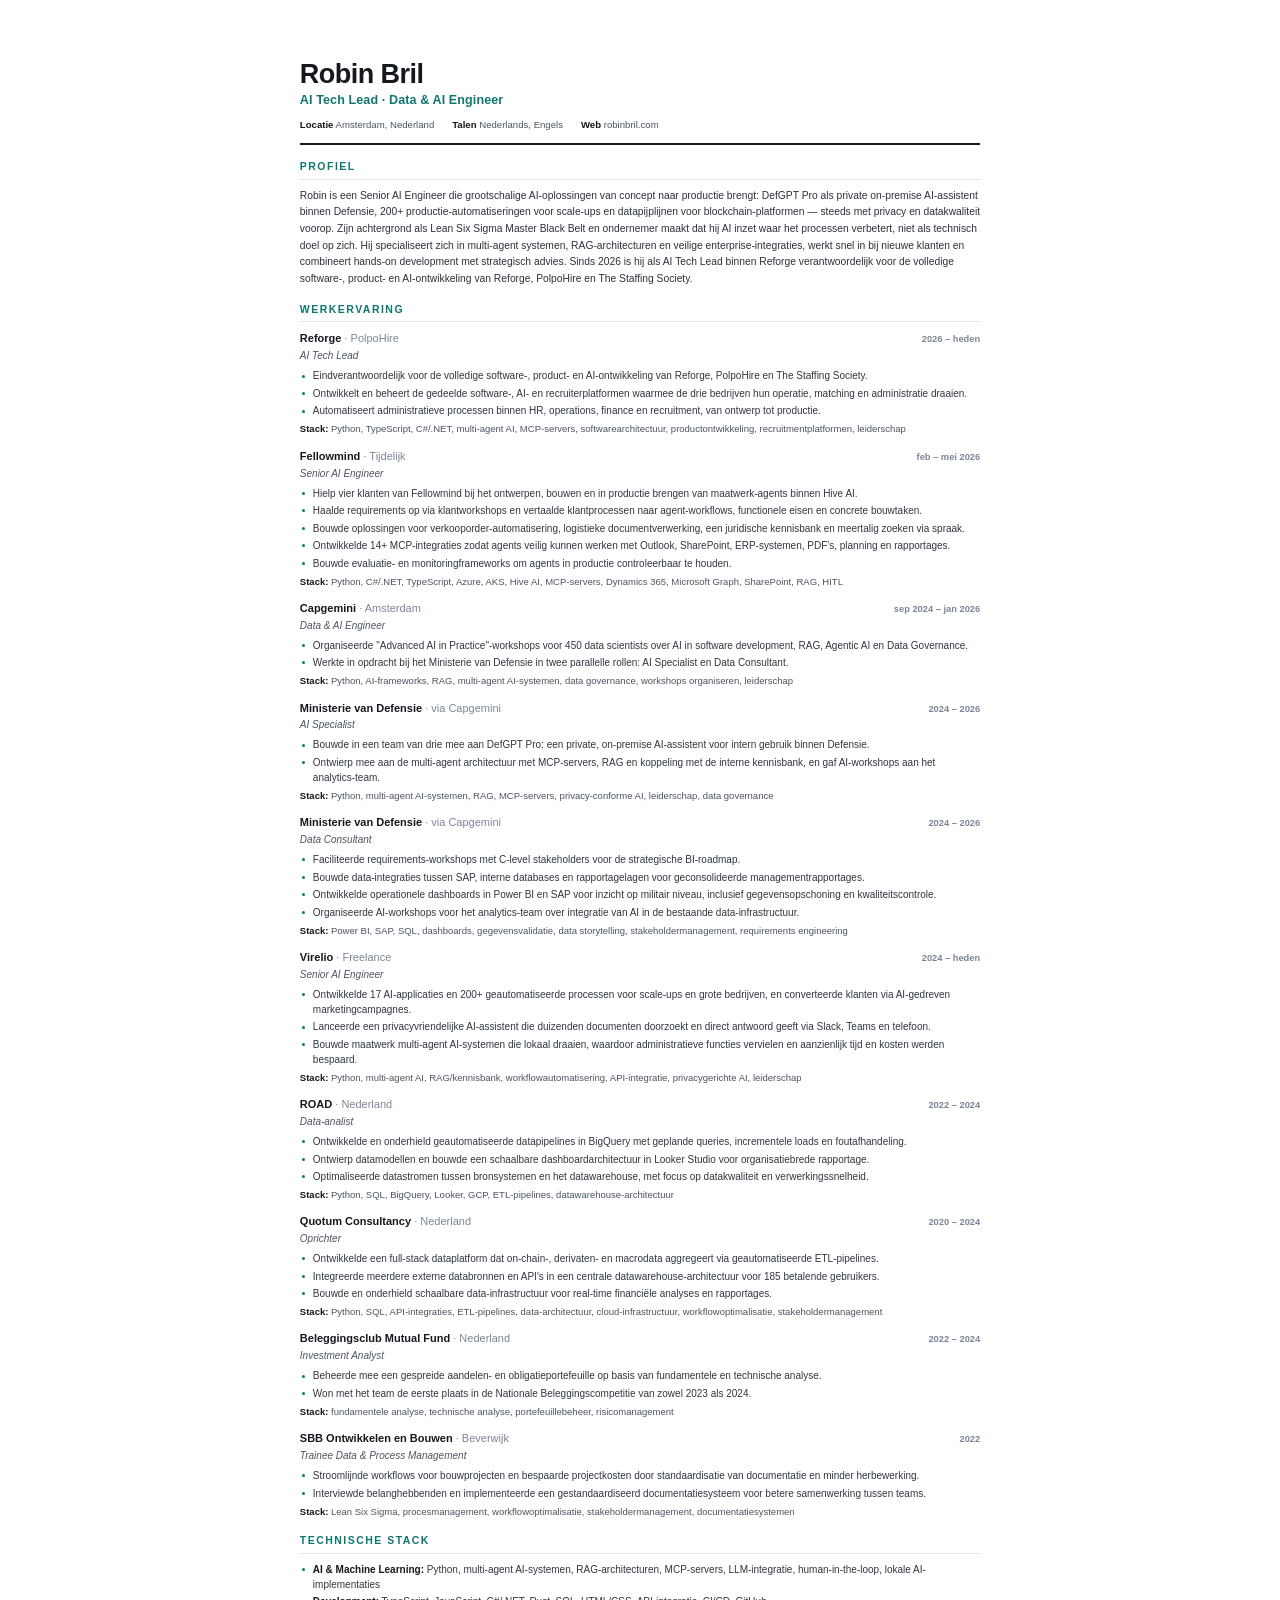
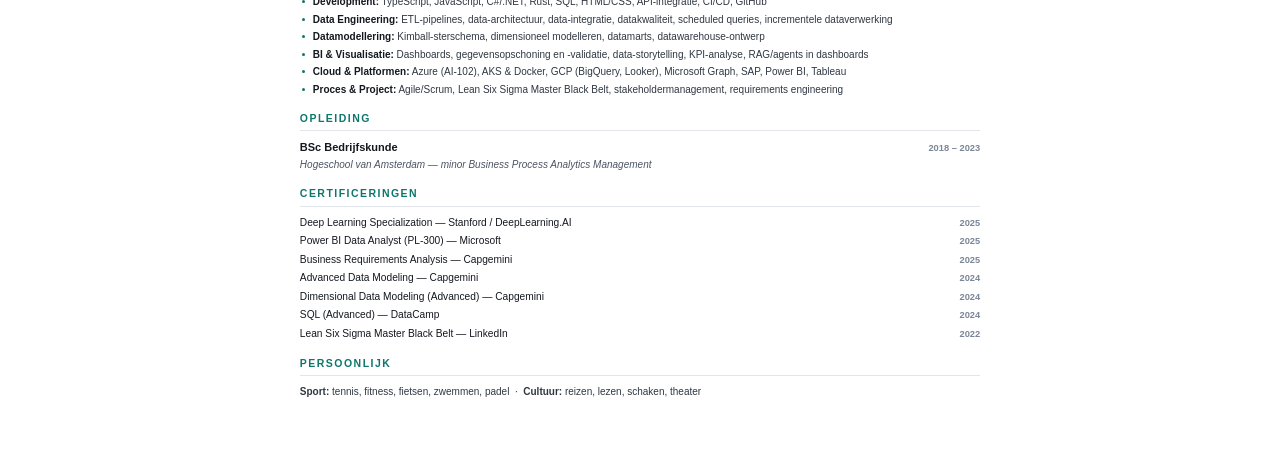
<file: cv/robin-bril-cv.html>
<!DOCTYPE html>
<html lang="nl">
<head>
<meta charset="utf-8">
<title>Robin Bril — CV</title>
<style>
  :root{
    --ink:#14181f;
    --muted:#4a5462;
    --faint:#7b8697;
    --rule:#e2e6ec;
    --accent:#0f766e;      /* calm teal, not neon */
    --bg:#ffffff;
  }
  *{box-sizing:border-box;margin:0;padding:0}
  html,body{background:var(--bg);color:var(--ink);
    font-family:-apple-system,"Segoe UI",Roboto,Helvetica,Arial,sans-serif;
    font-size:10.2px;line-height:1.5;-webkit-print-color-adjust:exact;print-color-adjust:exact;}
  .page{width:210mm;min-height:297mm;margin:0 auto;padding:16mm 15mm 14mm;}

  /* header */
  .name{font-size:27px;font-weight:800;letter-spacing:-0.02em;line-height:1.05;color:var(--ink);}
  .role{font-size:12.5px;font-weight:600;color:var(--accent);margin-top:2px;letter-spacing:0.01em;}
  .meta{display:flex;gap:18px;flex-wrap:wrap;margin-top:8px;font-size:9.6px;color:var(--muted);}
  .meta b{color:var(--ink);font-weight:700;}
  .header{padding-bottom:11px;border-bottom:2px solid var(--ink);}

  /* sections */
  section{margin-top:14px;}
  h2{break-after:avoid;}
  h2{font-size:10.5px;font-weight:800;text-transform:uppercase;letter-spacing:0.14em;
     color:var(--accent);padding-bottom:4px;margin-bottom:8px;border-bottom:1px solid var(--rule);}

  p.profile{color:#2b323c;font-size:10.3px;line-height:1.62;}

  /* experience entry */
  .entry{margin-bottom:11px;break-inside:avoid;}
  .entry:last-child{margin-bottom:0;}
  .entry-head{display:flex;justify-content:space-between;align-items:baseline;gap:12px;}
  .entry-org{font-size:11px;font-weight:700;color:var(--ink);}
  .entry-org .sep{color:var(--faint);font-weight:500;}
  .entry-period{font-size:9.3px;font-weight:600;color:var(--faint);white-space:nowrap;
    font-variant-numeric:tabular-nums;}
  .entry-title{font-size:10px;font-style:italic;color:var(--muted);margin-top:1px;}

  /* bullets — proper hanging indent so wrapped lines align with the text */
  ul{list-style:none;margin:5px 0 0;}
  ul li{position:relative;padding-left:13px;margin-bottom:2.5px;color:#2f3742;font-size:10px;line-height:1.5;}
  ul li::before{content:"";position:absolute;left:2px;top:0.62em;width:3px;height:3px;
    border-radius:50%;background:var(--accent);}
  .stack-line{margin-top:4px;font-size:9.5px;color:var(--muted);}
  .stack-line b{color:var(--ink);font-weight:700;font-style:normal;}

  /* two-column tech + edu grids */
  .stack li b{color:var(--ink);font-weight:700;}

  /* rows with a right label (education, certs) */
  .rowline{display:flex;justify-content:space-between;gap:12px;align-items:baseline;}
  .rowline .r{color:var(--faint);font-size:9.3px;font-weight:600;white-space:nowrap;font-variant-numeric:tabular-nums;}
  .cert{margin-bottom:2.5px;}
  .edu-org{font-size:10px;color:var(--muted);font-style:italic;margin-top:1px;}

  .two{display:grid;grid-template-columns:1fr 1fr;gap:2px 26px;}
  .interests{color:#2f3742;font-size:10px;}

  @media print{ .page{margin:0;} }
  @page{size:A4;margin:0;}
</style>
</head>
<body>
<div class="page">

  <div class="header">
    <div class="name">Robin Bril</div>
    <div class="role">AI Tech Lead · Data &amp; AI Engineer</div>
    <div class="meta">
      <span><b>Locatie</b> Amsterdam, Nederland</span>
      <span><b>Talen</b> Nederlands, Engels</span>
      <span><b>Web</b> robinbril.com</span>
    </div>
  </div>

  <section>
    <h2>Profiel</h2>
    <p class="profile">Robin is een Senior AI Engineer die grootschalige AI-oplossingen van concept naar productie brengt: DefGPT Pro als private on-premise AI-assistent binnen Defensie, 200+ productie-automatiseringen voor scale-ups en datapijplijnen voor blockchain-platformen — steeds met privacy en datakwaliteit voorop. Zijn achtergrond als Lean Six Sigma Master Black Belt en ondernemer maakt dat hij AI inzet waar het processen verbetert, niet als technisch doel op zich. Hij specialiseert zich in multi-agent systemen, RAG-architecturen en veilige enterprise-integraties, werkt snel in bij nieuwe klanten en combineert hands-on development met strategisch advies. Sinds 2026 is hij als AI Tech Lead binnen Reforge verantwoordelijk voor de volledige software-, product- en AI-ontwikkeling van Reforge, PolpoHire en The Staffing Society.</p>
  </section>

  <section>
    <h2>Werkervaring</h2>

    <div class="entry">
      <div class="entry-head">
        <span class="entry-org">Reforge <span class="sep">· PolpoHire</span></span>
        <span class="entry-period">2026 – heden</span>
      </div>
      <div class="entry-title">AI Tech Lead</div>
      <ul>
        <li>Eindverantwoordelijk voor de volledige software-, product- en AI-ontwikkeling van Reforge, PolpoHire en The Staffing Society.</li>
        <li>Ontwikkelt en beheert de gedeelde software-, AI- en recruiterplatformen waarmee de drie bedrijven hun operatie, matching en administratie draaien.</li>
        <li>Automatiseert administratieve processen binnen HR, operations, finance en recruitment, van ontwerp tot productie.</li>
      </ul>
      <div class="stack-line"><b>Stack:</b> Python, TypeScript, C#/.NET, multi-agent AI, MCP-servers, softwarearchitectuur, productontwikkeling, recruitmentplatformen, leiderschap</div>
    </div>

    <div class="entry">
      <div class="entry-head">
        <span class="entry-org">Fellowmind <span class="sep">· Tijdelijk</span></span>
        <span class="entry-period">feb – mei 2026</span>
      </div>
      <div class="entry-title">Senior AI Engineer</div>
      <ul>
        <li>Hielp vier klanten van Fellowmind bij het ontwerpen, bouwen en in productie brengen van maatwerk-agents binnen Hive AI.</li>
        <li>Haalde requirements op via klantworkshops en vertaalde klantprocessen naar agent-workflows, functionele eisen en concrete bouwtaken.</li>
        <li>Bouwde oplossingen voor verkooporder-automatisering, logistieke documentverwerking, een juridische kennisbank en meertalig zoeken via spraak.</li>
        <li>Ontwikkelde 14+ MCP-integraties zodat agents veilig kunnen werken met Outlook, SharePoint, ERP-systemen, PDF's, planning en rapportages.</li>
        <li>Bouwde evaluatie- en monitoringframeworks om agents in productie controleerbaar te houden.</li>
      </ul>
      <div class="stack-line"><b>Stack:</b> Python, C#/.NET, TypeScript, Azure, AKS, Hive AI, MCP-servers, Dynamics 365, Microsoft Graph, SharePoint, RAG, HITL</div>
    </div>

    <div class="entry">
      <div class="entry-head">
        <span class="entry-org">Capgemini <span class="sep">· Amsterdam</span></span>
        <span class="entry-period">sep 2024 – jan 2026</span>
      </div>
      <div class="entry-title">Data &amp; AI Engineer</div>
      <ul>
        <li>Organiseerde "Advanced AI in Practice"-workshops voor 450 data scientists over AI in software development, RAG, Agentic AI en Data Governance.</li>
        <li>Werkte in opdracht bij het Ministerie van Defensie in twee parallelle rollen: AI Specialist en Data Consultant.</li>
      </ul>
      <div class="stack-line"><b>Stack:</b> Python, AI-frameworks, RAG, multi-agent AI-systemen, data governance, workshops organiseren, leiderschap</div>
    </div>

    <div class="entry">
      <div class="entry-head">
        <span class="entry-org">Ministerie van Defensie <span class="sep">· via Capgemini</span></span>
        <span class="entry-period">2024 – 2026</span>
      </div>
      <div class="entry-title">AI Specialist</div>
      <ul>
        <li>Bouwde in een team van drie mee aan DefGPT Pro: een private, on-premise AI-assistent voor intern gebruik binnen Defensie.</li>
        <li>Ontwierp mee aan de multi-agent architectuur met MCP-servers, RAG en koppeling met de interne kennisbank, en gaf AI-workshops aan het analytics-team.</li>
      </ul>
      <div class="stack-line"><b>Stack:</b> Python, multi-agent AI-systemen, RAG, MCP-servers, privacy-conforme AI, leiderschap, data governance</div>
    </div>

    <div class="entry">
      <div class="entry-head">
        <span class="entry-org">Ministerie van Defensie <span class="sep">· via Capgemini</span></span>
        <span class="entry-period">2024 – 2026</span>
      </div>
      <div class="entry-title">Data Consultant</div>
      <ul>
        <li>Faciliteerde requirements-workshops met C-level stakeholders voor de strategische BI-roadmap.</li>
        <li>Bouwde data-integraties tussen SAP, interne databases en rapportagelagen voor geconsolideerde managementrapportages.</li>
        <li>Ontwikkelde operationele dashboards in Power BI en SAP voor inzicht op militair niveau, inclusief gegevensopschoning en kwaliteitscontrole.</li>
        <li>Organiseerde AI-workshops voor het analytics-team over integratie van AI in de bestaande data-infrastructuur.</li>
      </ul>
      <div class="stack-line"><b>Stack:</b> Power BI, SAP, SQL, dashboards, gegevensvalidatie, data storytelling, stakeholdermanagement, requirements engineering</div>
    </div>

    <div class="entry">
      <div class="entry-head">
        <span class="entry-org">Virelio <span class="sep">· Freelance</span></span>
        <span class="entry-period">2024 – heden</span>
      </div>
      <div class="entry-title">Senior AI Engineer</div>
      <ul>
        <li>Ontwikkelde 17 AI-applicaties en 200+ geautomatiseerde processen voor scale-ups en grote bedrijven, en converteerde klanten via AI-gedreven marketingcampagnes.</li>
        <li>Lanceerde een privacyvriendelijke AI-assistent die duizenden documenten doorzoekt en direct antwoord geeft via Slack, Teams en telefoon.</li>
        <li>Bouwde maatwerk multi-agent AI-systemen die lokaal draaien, waardoor administratieve functies vervielen en aanzienlijk tijd en kosten werden bespaard.</li>
      </ul>
      <div class="stack-line"><b>Stack:</b> Python, multi-agent AI, RAG/kennisbank, workflowautomatisering, API-integratie, privacygerichte AI, leiderschap</div>
    </div>

    <div class="entry">
      <div class="entry-head">
        <span class="entry-org">ROAD <span class="sep">· Nederland</span></span>
        <span class="entry-period">2022 – 2024</span>
      </div>
      <div class="entry-title">Data-analist</div>
      <ul>
        <li>Ontwikkelde en onderhield geautomatiseerde datapipelines in BigQuery met geplande queries, incrementele loads en foutafhandeling.</li>
        <li>Ontwierp datamodellen en bouwde een schaalbare dashboardarchitectuur in Looker Studio voor organisatiebrede rapportage.</li>
        <li>Optimaliseerde datastromen tussen bronsystemen en het datawarehouse, met focus op datakwaliteit en verwerkingssnelheid.</li>
      </ul>
      <div class="stack-line"><b>Stack:</b> Python, SQL, BigQuery, Looker, GCP, ETL-pipelines, datawarehouse-architectuur</div>
    </div>

    <div class="entry">
      <div class="entry-head">
        <span class="entry-org">Quotum Consultancy <span class="sep">· Nederland</span></span>
        <span class="entry-period">2020 – 2024</span>
      </div>
      <div class="entry-title">Oprichter</div>
      <ul>
        <li>Ontwikkelde een full-stack dataplatform dat on-chain-, derivaten- en macrodata aggregeert via geautomatiseerde ETL-pipelines.</li>
        <li>Integreerde meerdere externe databronnen en API's in een centrale datawarehouse-architectuur voor 185 betalende gebruikers.</li>
        <li>Bouwde en onderhield schaalbare data-infrastructuur voor real-time financiële analyses en rapportages.</li>
      </ul>
      <div class="stack-line"><b>Stack:</b> Python, SQL, API-integraties, ETL-pipelines, data-architectuur, cloud-infrastructuur, workflowoptimalisatie, stakeholdermanagement</div>
    </div>

    <div class="entry">
      <div class="entry-head">
        <span class="entry-org">Beleggingsclub Mutual Fund <span class="sep">· Nederland</span></span>
        <span class="entry-period">2022 – 2024</span>
      </div>
      <div class="entry-title">Investment Analyst</div>
      <ul>
        <li>Beheerde mee een gespreide aandelen- en obligatieportefeuille op basis van fundamentele en technische analyse.</li>
        <li>Won met het team de eerste plaats in de Nationale Beleggingscompetitie van zowel 2023 als 2024.</li>
      </ul>
      <div class="stack-line"><b>Stack:</b> fundamentele analyse, technische analyse, portefeuillebeheer, risicomanagement</div>
    </div>

    <div class="entry">
      <div class="entry-head">
        <span class="entry-org">SBB Ontwikkelen en Bouwen <span class="sep">· Beverwijk</span></span>
        <span class="entry-period">2022</span>
      </div>
      <div class="entry-title">Trainee Data &amp; Process Management</div>
      <ul>
        <li>Stroomlijnde workflows voor bouwprojecten en bespaarde projectkosten door standaardisatie van documentatie en minder herbewerking.</li>
        <li>Interviewde belanghebbenden en implementeerde een gestandaardiseerd documentatiesysteem voor betere samenwerking tussen teams.</li>
      </ul>
      <div class="stack-line"><b>Stack:</b> Lean Six Sigma, procesmanagement, workflowoptimalisatie, stakeholdermanagement, documentatiesystemen</div>
    </div>
  </section>

  <section>
    <h2>Technische stack</h2>
    <ul class="stack">
      <li><b>AI &amp; Machine Learning:</b> Python, multi-agent AI-systemen, RAG-architecturen, MCP-servers, LLM-integratie, human-in-the-loop, lokale AI-implementaties</li>
      <li><b>Development:</b> TypeScript, JavaScript, C#/.NET, Rust, SQL, HTML/CSS, API-integratie, CI/CD, GitHub</li>
      <li><b>Data Engineering:</b> ETL-pipelines, data-architectuur, data-integratie, datakwaliteit, scheduled queries, incrementele dataverwerking</li>
      <li><b>Datamodellering:</b> Kimball-sterschema, dimensioneel modelleren, datamarts, datawarehouse-ontwerp</li>
      <li><b>BI &amp; Visualisatie:</b> Dashboards, gegevensopschoning en -validatie, data-storytelling, KPI-analyse, RAG/agents in dashboards</li>
      <li><b>Cloud &amp; Platformen:</b> Azure (AI-102), AKS &amp; Docker, GCP (BigQuery, Looker), Microsoft Graph, SAP, Power BI, Tableau</li>
      <li><b>Proces &amp; Project:</b> Agile/Scrum, Lean Six Sigma Master Black Belt, stakeholdermanagement, requirements engineering</li>
    </ul>
  </section>

  <section>
    <h2>Opleiding</h2>
    <div class="entry">
      <div class="rowline">
        <span class="entry-org">BSc Bedrijfskunde</span>
        <span class="r">2018 – 2023</span>
      </div>
      <div class="edu-org">Hogeschool van Amsterdam — minor Business Process Analytics Management</div>
    </div>
  </section>

  <section>
    <h2>Certificeringen</h2>
    <div class="cert rowline"><span>Deep Learning Specialization — Stanford / DeepLearning.AI</span><span class="r">2025</span></div>
    <div class="cert rowline"><span>Power BI Data Analyst (PL-300) — Microsoft</span><span class="r">2025</span></div>
    <div class="cert rowline"><span>Business Requirements Analysis — Capgemini</span><span class="r">2025</span></div>
    <div class="cert rowline"><span>Advanced Data Modeling — Capgemini</span><span class="r">2024</span></div>
    <div class="cert rowline"><span>Dimensional Data Modeling (Advanced) — Capgemini</span><span class="r">2024</span></div>
    <div class="cert rowline"><span>SQL (Advanced) — DataCamp</span><span class="r">2024</span></div>
    <div class="cert rowline"><span>Lean Six Sigma Master Black Belt — LinkedIn</span><span class="r">2022</span></div>
  </section>

  <section>
    <h2>Persoonlijk</h2>
    <div class="interests"><b>Sport:</b> tennis, fitness, fietsen, zwemmen, padel &nbsp;·&nbsp; <b>Cultuur:</b> reizen, lezen, schaken, theater</div>
  </section>

</div>
</body>
</html>
</file>
